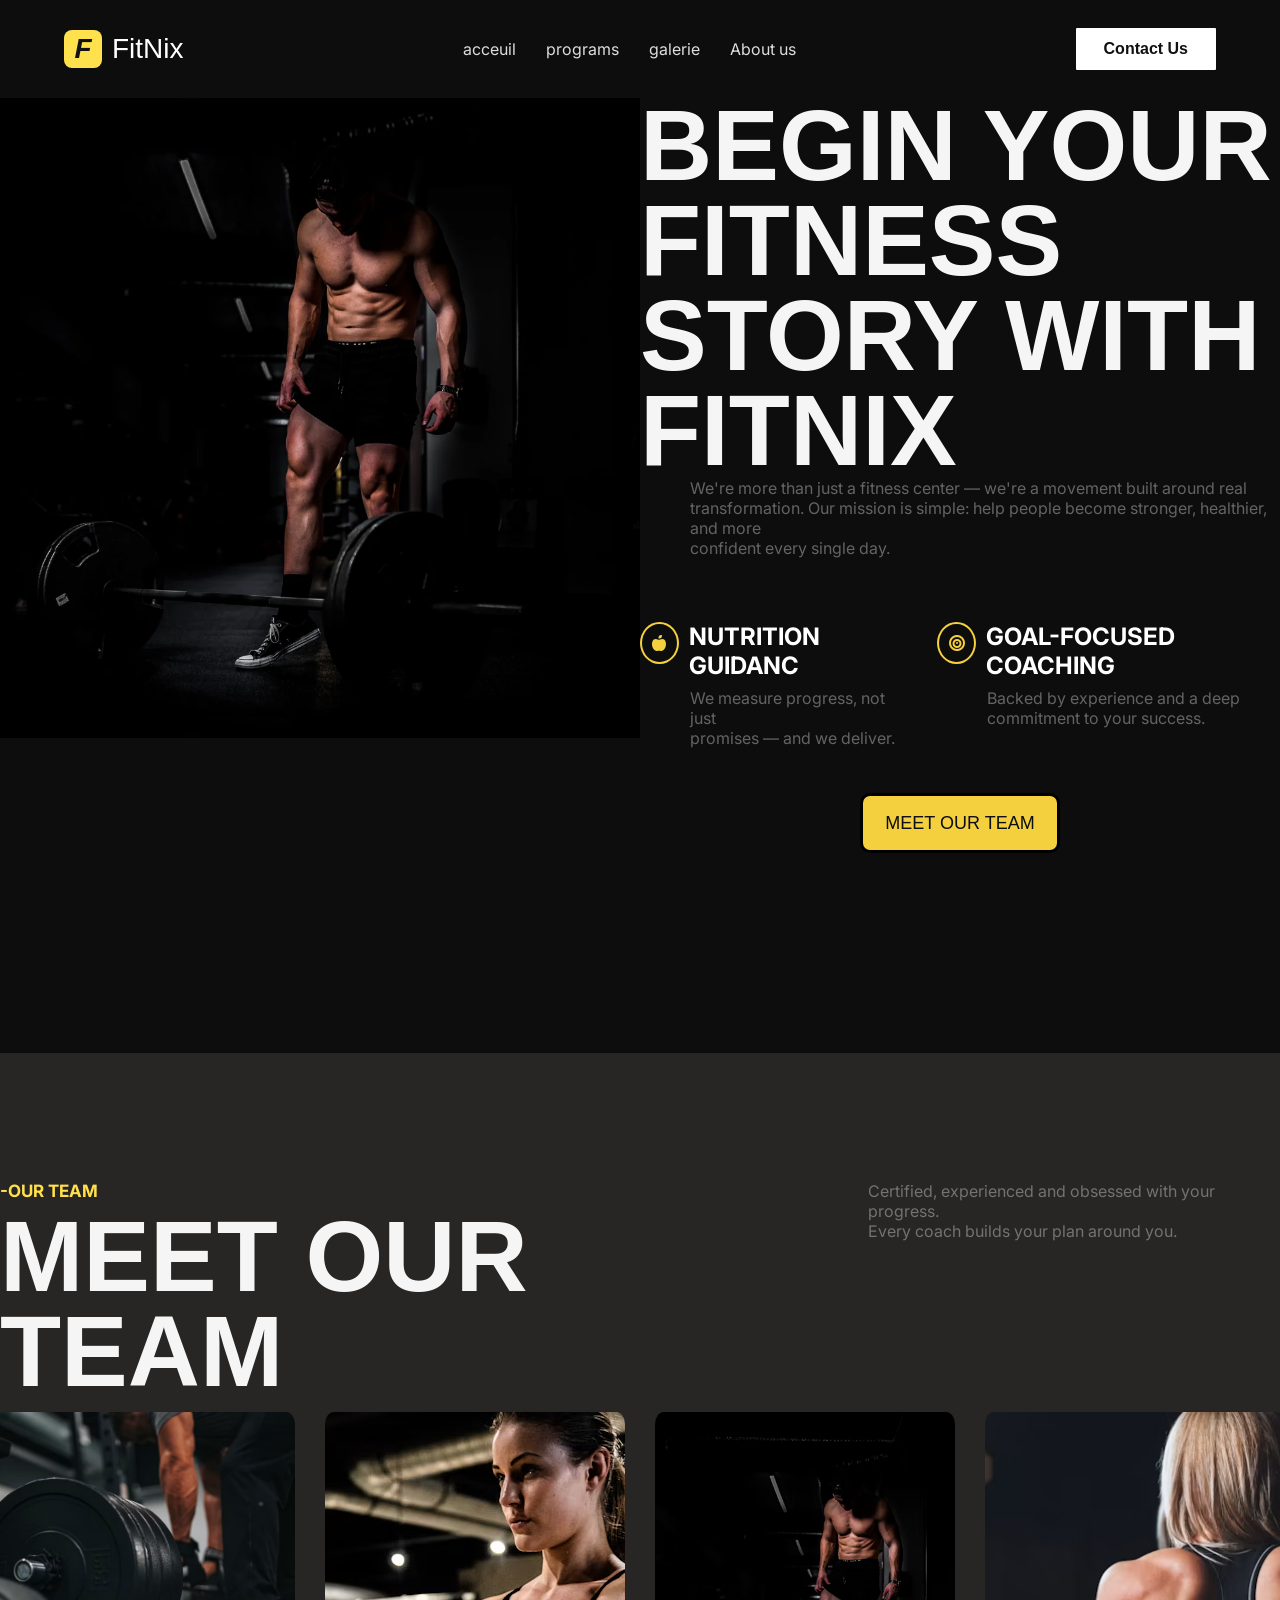
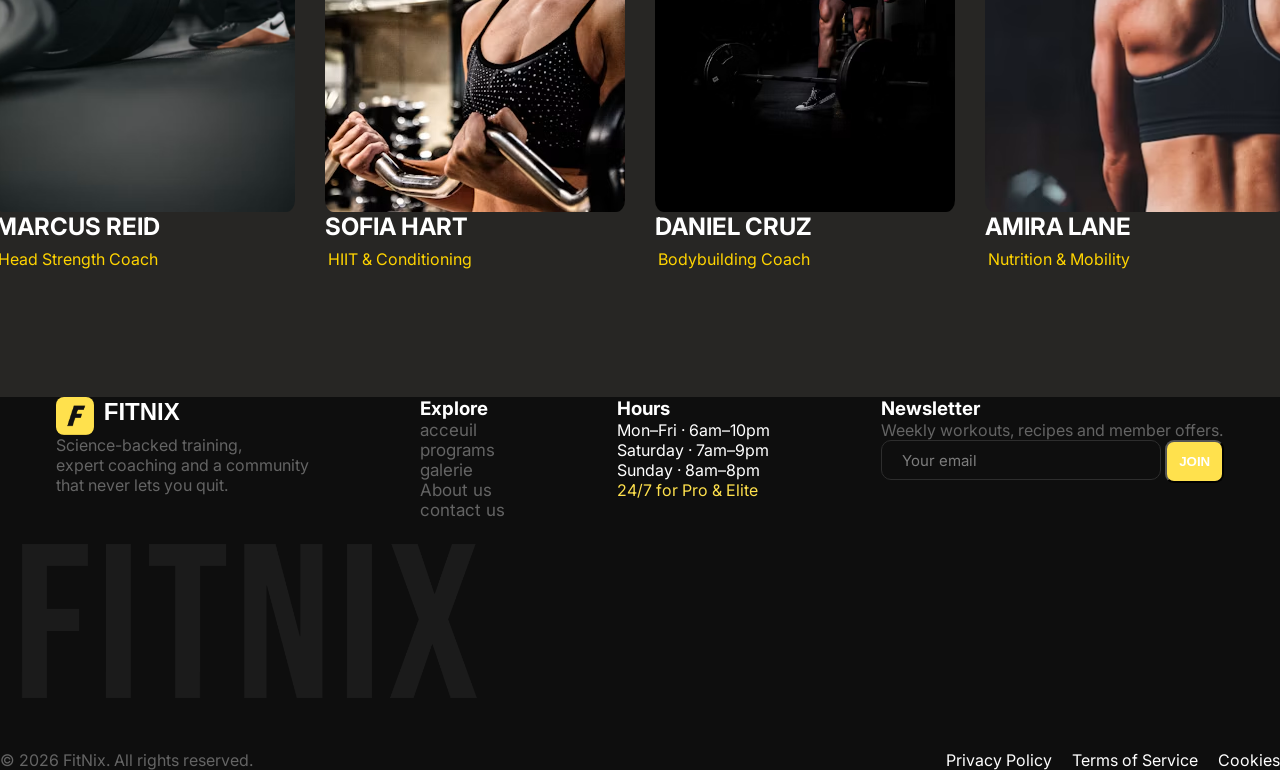
<file: About.html>
<html lang="fr">

<head>
  <meta charset="UTF-8">
  <meta name="viewport" content="width=device-width, initial-scale=1">
  <meta name="description" content="">
  <link rel="icon" href="images/logo.png">


  <title>About</title>
  <link href="https://fonts.googleapis.com/css2?family=Inter:wght@400;500;700&display=swap" rel="stylesheet">

  <!-- <link rel="stylesheet" href="stylesfooter.css"> -->

  <link rel="stylesheet" href="style.css">

  <link rel="stylesheet" href="https://cdnjs.cloudflare.com/ajax/libs/font-awesome/6.5.0/css/all.min.css">




</head>

<body>




  <header class="header-navbar">
    <a href="about.html" class="logo">
      <span class="logoicone">F</span>FitNix</a>

    <ul class="header-nav-links">
      <li><a href="index.html">acceuil</a></li>
      <li><a href="program.html">programs</a></li>
      <li><a href="galerie.html">galerie</a></li>
      <li><a href="About.html">About us</a></li>
      <!-- <li><a href="Contact.html">Contact us</a></li> -->
    </ul>

    <a href="contact.html" class="btn">Contact Us</a>
  </header>



  <main>

    <div class="layout">

      <img class="aboutus-pic" src="Images/hydro-whey_f412d830-20e2-41c3-b17f-fd86fc9a131b.webp">

      <section class="text">

        <p class="saying">BEGIN YOUR FITNESS<br>
          STORY WITH FITNIX</p>
        <p class="description">We're more than just a fitness center — we're a movement built around real<br>
          transformation. Our mission is simple: help people become stronger, healthier, and more<br>

          confident every single day.</p>
        <div class="aboutuscartes">
          <div>


            <article>
              <div id="left">
                <i class="fa-solid fa-apple-whole"></i>
                <h2>Nutrition Guidanc</h2>
              </div>
              <p class="description">
                We measure progress, not just<br>
                promises — and we deliver.
              </p>
            </article>
            <article>
              <div id="right">
                <i class="fa-solid fa-bullseye"></i>
                <h2>Goal-Focused Coaching</h2>
              </div>

              <p class="description">Backed by experience and a deep<br>
                commitment to your success.</p>

            </article>

          </div>

          <a href="#teamid"><button class="scrollbtn ">MEET OUR TEAM</button></a>

        </div>

      </section>
    </div>








    <div style="background-color: #272624;" id="teamid">
      <section class="text2">
        <div>
          <h2>-Our Team</h2>
          <p class="saying">MEET OUR TEAM</p>
        </div>
        <p class="description">Certified, experienced and obsessed with your progress. <br> Every coach builds your plan
          around
          you.</p>
      </section>

      <section class="team ">
        <div class="coach">
          <img src="Images/photo-1605490855119-94921710a47f (1).avif" alt="Coach 1">
          <h2>Marcus Reid</h2>
          <p>Head Strength Coach</p>
        </div>

        <div class="coach">
          <img src="Images/photo-1574680088814-c9e8a10d8a4d.avif" alt="Coach 2">
          <h2>Sofia Hart</h2>
          <p>HIIT & Conditioning</p>
        </div>

        <div class="coach">
          <img src="Images/4fe0f09976c67680a4b84b65b23d69ba6c97dc8a.jpg" alt="Coach 3">
          <h2>Daniel Cruz </h2>
          <p>Bodybuilding Coach</p>
        </div>

        <div class="coach">
          <img src="Images/photo-1434682881908-b43d0467b798.avif">
          <h2>Amira Lane </h2>
          <p>Nutrition & Mobility</p>

      </section>

    </div>
  </main>


  <footer>

    <div class="upperfoot">
      <section>

        <div class="logo">
          <img src="Images/logo.png" alt="logo picture " class="logoicone">
          <h2>FitNix</h2>
        </div>

        <p>Science-backed training, <br>expert coaching and a community <br>that never lets you quit.</p>

      </section>
      <section>
        <h3>Explore</h3>
        <ul class="nav-links">
          <li><a href="index.html">acceuil</a></li>
          <li><a href="program.html">programs</a></li>
          <li><a href="galerie.html">galerie</a></li>
          <li><a href="About.html">About us</a></li>
          <li><a href="contact.html">contact us</a></li>
        </ul>
      </section>
      <section>
        <h3>Hours</h3>
        <ul>
          <li>Mon–Fri · 6am–10pm</li>
          <li>Saturday · 7am–9pm</li>
          <li>Sunday · 8am–8pm</li>
          <li style="color: #FFE14D;">24/7 for Pro & Elite</li>
        </ul>
      </section>
      <section>
        <h3>Newsletter</h3>
        <p>Weekly workouts, recipes and member
          offers.</p>
        <input type="email" placeholder="Your email">
        <button class="lowerbtn">
          <b>JOIN</b>
        </button>
      </section>
    </div>

    <img src="Images/fitnix.png" alt="background-footer " class="background-footer">

    <section class="foot">
      <p>© 2026 FitNix. All rights reserved.</p>
      <ul>
        <li>Privacy Policy</li>
        <li>Terms of Service</li>
        <li>Cookies</li>
      </ul>
    </section>
  </footer>
</body>

</html>
</file>
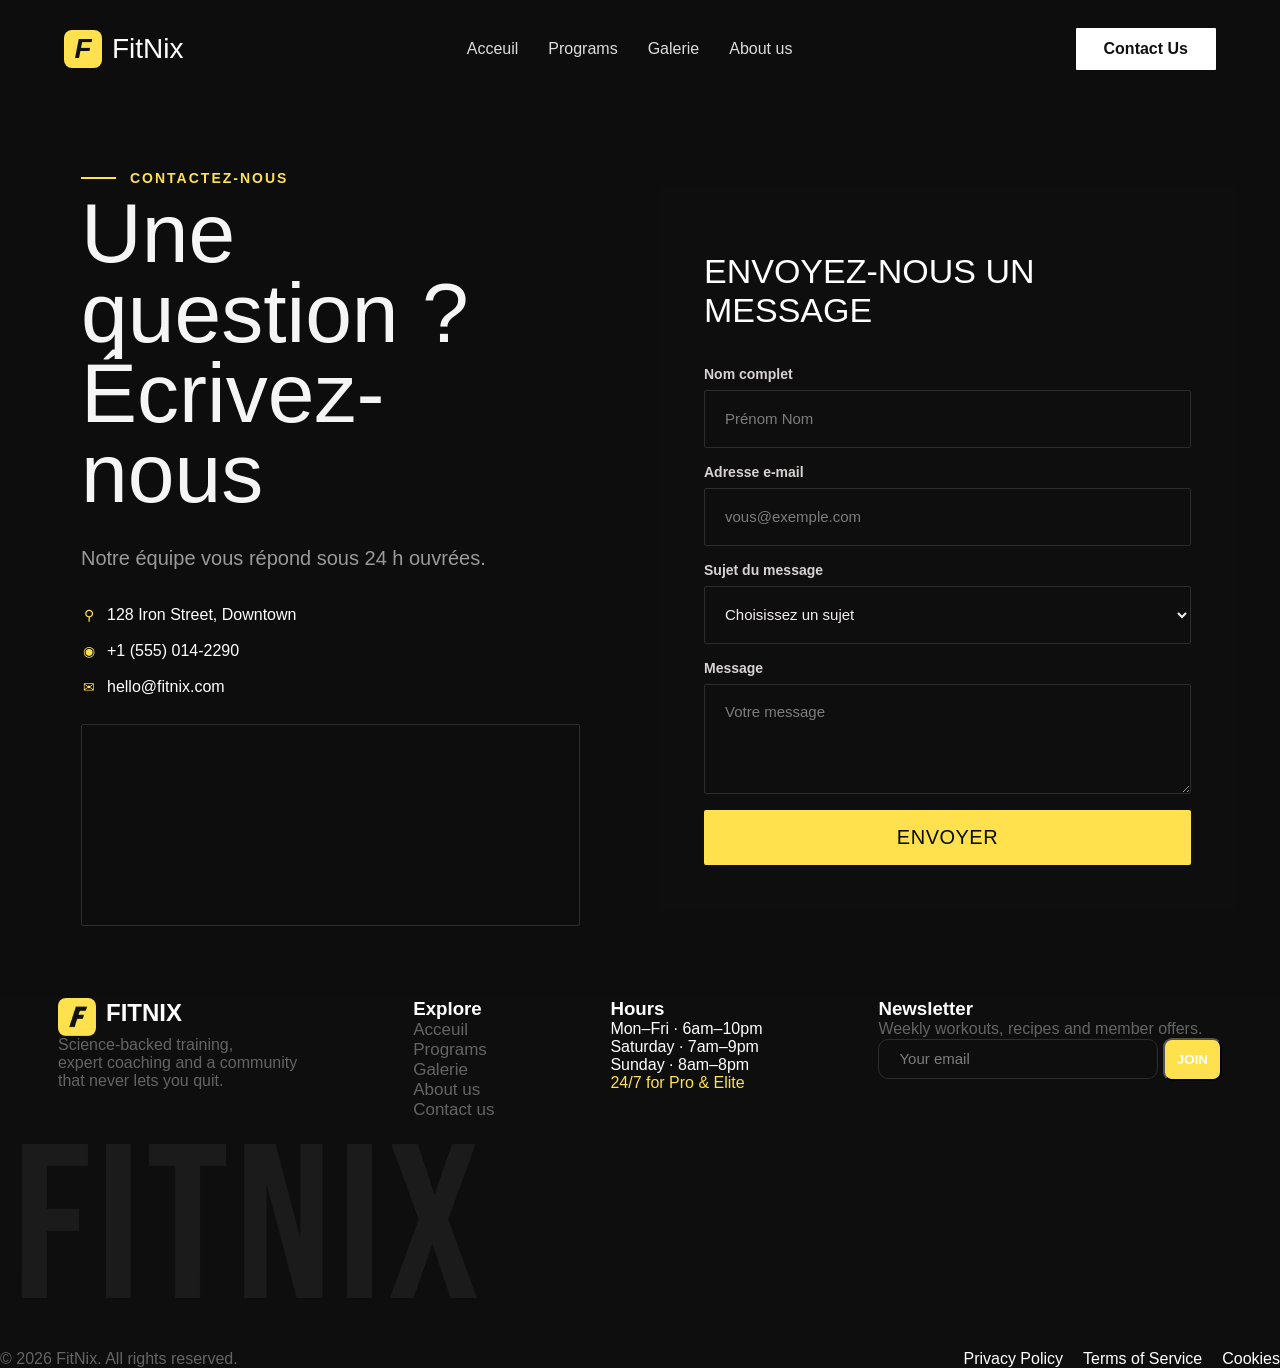
<file: contact.html>
<!DOCTYPE html>
<html lang="fr">

<head>
    <meta charset="UTF-8">
    <meta name="viewport" content="width=device-width, initial-scale=1.0">
    <meta name="description" content="Contactez l'équipe FITNIX">
    <title>Contact – FITNIX</title>
    <link rel="stylesheet" href="style.css">
    <link rel="icon" href="images/logo.png">



</head>

<body>

    <header class="header-navbar">

        <a href="about.html" class="logo">
            <span class="logoicone">F</span>FitNix
        </a>

        <ul class="header-nav-links">
            <li><a href="index.html">Acceuil</a></li>
            <li><a href="program.html">Programs</a></li>
            <li><a href="palerie.html">Galerie</a></li>
            <li><a href="About.html">About us</a></li>
            <!-- <li><a href="Contact.html">Contact us</a></li> -->
        </ul>

        <a href="contact.html" class="btn">Contact Us</a>

    </header>


    <main class="contact" id="contact">
        <div class="contact-grid">

            <div class="information">
                <p class="me">Contactez-nous</p>
                <h1>Une question ?<br>Écrivez-nous</h1>
                <p class="us">Notre équipe vous répond sous 24 h ouvrées.</p>

                <ul class="you">
                    <li><span class="ico">⚲</span> 128 Iron Street, Downtown</li>
                    <li><span class="ico">◉</span> +1 (555) 014-2290</li>
                    <li><span class="ico">✉</span> hello@fitnix.com</li>
                </ul>


                <div class="map">
                    <iframe title="Localisation de FITNIX" loading="lazy"
                        src="https://maps.google.com/maps?q=32.2645962,-9.2372633&z=16&output=embed"></iframe>
                </div>
            </div>

            <section class="boite">
                <h2 class="titre-box">Envoyez-nous un message</h2>

                <form action="#" method="post">
                    <label>Nom complet
                        <input type="text" name="nom" placeholder="Prénom Nom" required minlength="2">
                    </label>

                    <label>Adresse e-mail
                        <input type="email" name="email" placeholder="vous@exemple.com" required>
                    </label>

                    <label>Sujet du message
                        <select name="sujet" required>
                            <option value="" disabled selected>Choisissez un sujet</option>
                            <option>Essai gratuit</option>
                            <option>Abonnements et tarifs</option>
                            <option>Coaching</option>
                            <option>Autre</option>
                        </select>
                    </label>

                    <label>Message
                        <textarea name="message" placeholder="Votre message" required minlength="10"></textarea>
                    </label>

                    <button class="souris" ,type="submit">Envoyer</button>
                </form>
            </section>

        </div>
    </main>

    <footer>

        <div class="upperfoot">
            <section>

                <div class="logo">
                    <img src="Images/logo.png" alt="logo picture " class="logoicone">
                    <h2>FitNix</h2>
                </div>

                <p>Science-backed training, <br>expert coaching and a community <br>that never lets you quit.</p>

            </section>
            <section>
                <h3>Explore</h3>
                <ul class="nav-links">
                    <li><a href="index.html">Acceuil</a></li>
                    <li><a href="program.html">Programs</a></li>
                    <li><a href="galerie.html">Galerie</a></li>
                    <li><a href="About.html">About us</a></li>
                    <li><a href="contact.html">Contact us</a></li>
                </ul>
            </section>
            <section>
                <h3>Hours</h3>
                <ul>
                    <li>Mon–Fri · 6am–10pm</li>
                    <li>Saturday · 7am–9pm</li>
                    <li>Sunday · 8am–8pm</li>
                    <li style="color: #FFE14D;">24/7 for Pro & Elite</li>
                </ul>
            </section>
            <section>
                <h3>Newsletter</h3>
                <p>Weekly workouts, recipes and member
                    offers.</p>
                <input type="email" placeholder="Your email">
                <button class="lowerbtn">
                    <b>JOIN</b>
                </button>
            </section>
        </div>

        <img src="Images/fitnix.png" alt="background-footer " class="background-footer">

        <section class="foot">
            <p>© 2026 FitNix. All rights reserved.</p>
            <ul>
                <li>Privacy Policy</li>
                <li>Terms of Service</li>
                <li>Cookies</li>
            </ul>
        </section>
    </footer>


</body>

</html>
</file>
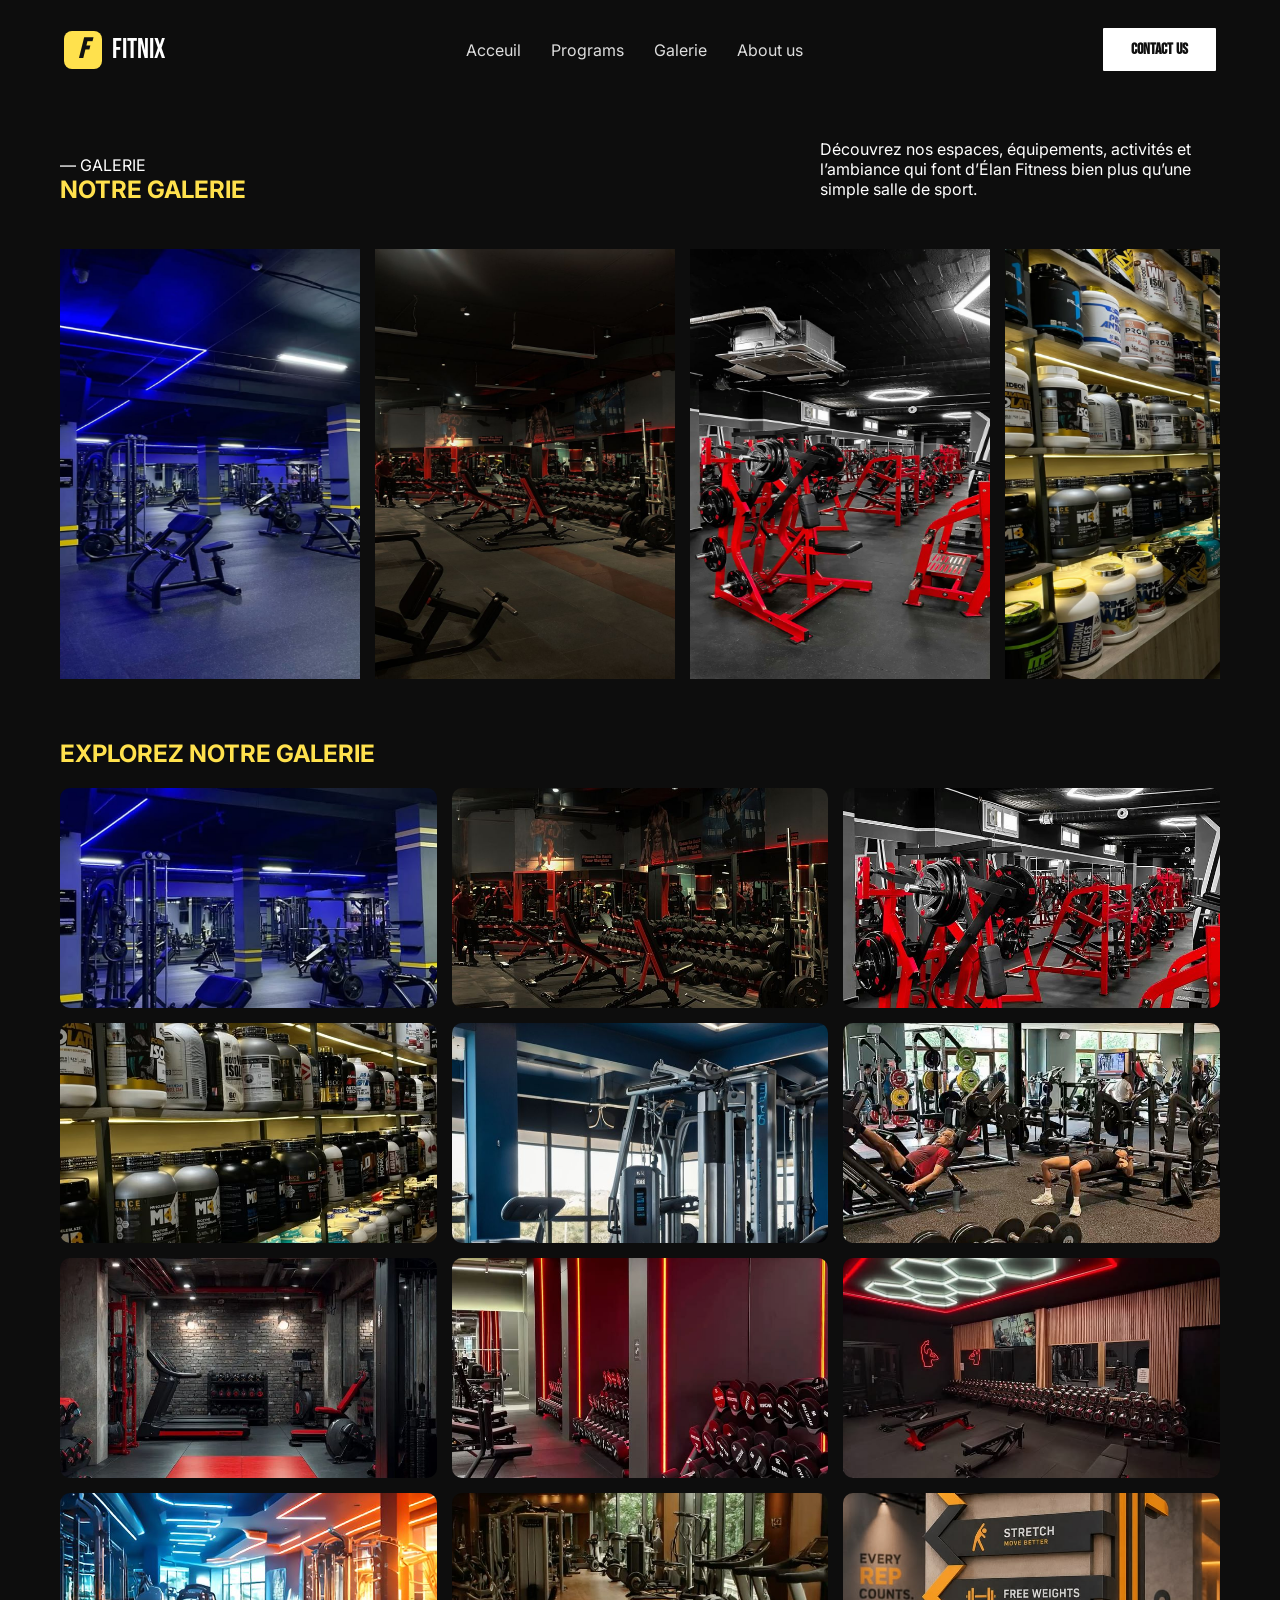
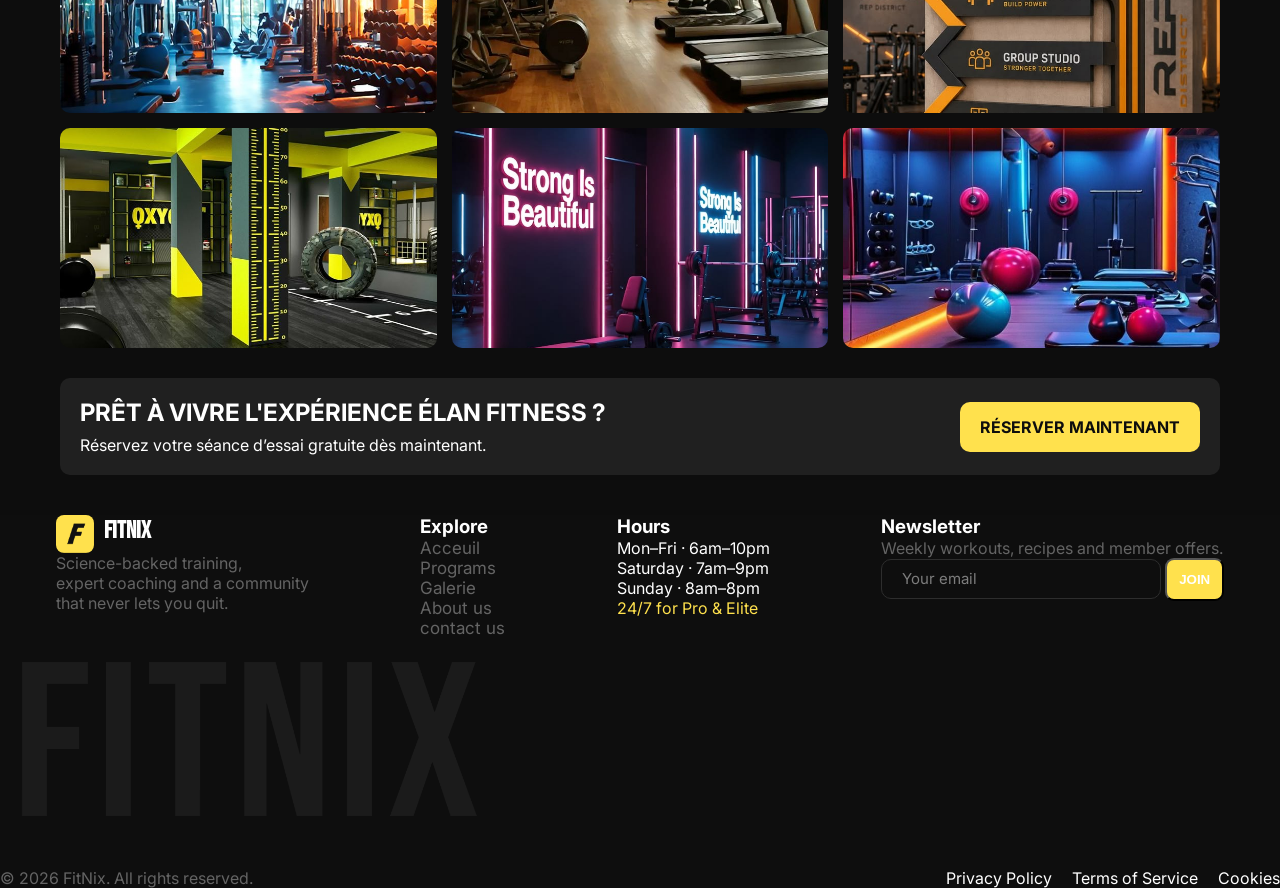
<file: galerie.html>
<!DOCTYPE html>
<html lang="fr">

<head>
    <meta charset="UTF-8">
    <meta name="viewport" content="width=device-width, initial-scale=1.0">
    <title>Galerie</title>
    <link rel="icon" href="images/logo.png">


    <link href="https://fonts.googleapis.com/css2?family=Inter:wght@400;500;700&display=swap" rel="stylesheet">
    <link href="https://fonts.googleapis.com/css2?family=Bebas+Neue&family=Inter:wght@400;500;700&display=swap"
        rel="stylesheet">

    <link rel="stylesheet" href="style.css">



</head>

<body>
    <header class="header-navbar">

        <a href="about.html" class="logo">
            <span class="logoicone">F</span>FitNix
        </a>

        <ul class="header-nav-links">
            <li><a href="index.html">Acceuil</a></li>
            <li><a href="program.html">Programs</a></li>
            <li><a href="galerie.html">Galerie</a></li>
            <li><a href="About.html">About us</a></li>
            <!-- <li><a href="Contact.html">Contact us</a></li> -->
        </ul>

        <a href="contact.html" class="btn">Contact Us</a>

    </header>
    <main class="bag-galerie">


        <section id="section-gal">
            <div class="txt">
                <div>
                    <p>— GALERIE</p>
                    <h1>NOTRE GALERIE</h1>
                </div>

                <div class="textleft">
                    <p>
                        Découvrez nos espaces, équipements, activités
                        et l’ambiance qui font d’Élan Fitness bien
                        plus qu’une simple salle de sport.
                    </p>
                </div>
            </div>

            <div class="carousel">


                <div class="photos">
                    <img src="Images/salle1.jpg" alt="Salle de musculation bleue">
                    <img src="Images/salle2.jpg" alt="Espace de musculation">
                    <img src="Images/salle3.jpg" alt="Compléments alimentaires sportifs">
                    <img src="Images/salle4.jpg" alt="Machines de musculation rouges">
                    <img src="Images/salle5.jpg" alt="Produits de nutrition sportive">
                    <img src="Images/salle6.jpg" alt="Salle de musculation bleue">
                    <img src="Images/salle7.jpg" alt="Espace de musculation">
                    <img src="Images/salle8.jpg" alt="Compléments alimentaires sportifs">
                    <img src="Images/salle9.jpg" alt="Machines de musculation rouges">
                    <img src="Images/salle10.jpg" alt="Produits de nutrition sportive">
                    <img src="Images/salle11.jpg" alt="Salle de musculation bleue">
                    <img src="Images/salle12.jpg" alt="Espace de musculation">
                    <img src="Images/salle13.jpg" alt="Compléments alimentaires sportifs">
                    <img src="Images/salle14.jpg" alt="Machines de musculation rouges">
                    <img src="Images/salle15.jpg" alt="Produits de nutrition sportive">
                </div>

                <div aria-label class="photos">
                    <img src="Images/salle1.jpg" alt="Salle de musculation bleue">
                    <img src="Images/salle2.jpg" alt="Espace de musculation">
                    <img src="Images/salle3.jpg" alt="Compléments alimentaires sportifs">
                    <img src="Images/salle4.jpg" alt="Machines de musculation rouges">
                    <img src="Images/salle5.jpg" alt="Produits de nutrition sportive">
                    <img src="Images/salle6.jpg" alt="Salle de musculation bleue">
                    <img src="Images/salle7.jpg" alt="Espace de musculation">
                    <img src="Images/salle8.jpg" alt="Compléments alimentaires sportifs">
                    <img src="Images/salle9.jpg" alt="Machines de musculation rouges">
                    <img src="Images/salle10.jpg" alt="Produits de nutrition sportive">
                    <img src="Images/salle11.jpg" alt="Salle de musculation bleue">
                    <img src="Images/salle12.jpg" alt="Espace de musculation">
                    <img src="Images/salle13.jpg" alt="Compléments alimentaires sportifs">
                    <img src="Images/salle14.jpg" alt="Machines de musculation rouges">
                    <img src="Images/salle15.jpg" alt="Produits de nutrition sportive">
                </div>

            </div>
            <div class="gallery">
                <h2>Explorez notre galerie</h2>

                <div class="gallery-photos">
                    <img src="Images/salle1.jpg" alt="Salle de musculation">
                    <img src="Images/salle2.jpg" alt="Espace de musculation">
                    <img src="Images/salle3.jpg" alt="Équipements sportifs">
                    <img src="Images/salle4.jpg" alt="Machines de musculation">
                    <img src="Images/salle5.jpg" alt="Nutrition sportive">
                    <img src="Images/salle6.jpg" alt="Salle de sport">
                    <img src="Images/salle7.jpg" alt="Espace de musculation">
                    <img src="Images/salle8.jpg" alt="Équipements sportifs">
                    <img src="Images/salle9.jpg" alt="Machines de musculation">
                    <img src="Images/salle10.jpg" alt="Nutrition sportive">
                    <img src="Images/salle11.jpg" alt="Salle de sport">
                    <img src="Images/salle12.jpg" alt="Espace de musculation">
                    <img src="Images/salle13.jpg" alt="Équipements sportifs">
                    <img src="Images/salle14.jpg" alt="Machines de musculation">
                    <img src="Images/salle15.jpg" alt="Nutrition sportive">
                </div>
            </div>
            <div class="galerie-low">
                <div class="text-low">
                    <h2>Prêt à vivre l'expérience Élan Fitness ?</h2>
                    <p>Réservez votre séance d’essai gratuite dès maintenant.</p>
                </div>

                <a href="contact.html" class="btn-gal">RÉSERVER MAINTENANT</a>
            </div>


        </section>
    </main>
    <footer>

        <div class="upperfoot">
            <section>

                <div class="logo">
                    <img src="Images/logo.png" alt="logo picture " class="logoicone">
                    <h2>FitNix</h2>
                </div>

                <p>Science-backed training, <br>expert coaching and a community <br>that never lets you quit.</p>

            </section>
            <section>
                <h3>Explore</h3>
                <ul class="nav-links">
                    <li><a href="index.html">Acceuil</a></li>
                    <li><a href="program.html">Programs</a></li>
                    <li><a href="galerie.html">Galerie</a></li>
                    <li><a href="About.html">About us</a></li>
                    <li><a href="contact.html">contact us</a></li>

                </ul>
            </section>
            <section>
                <h3>Hours</h3>
                <ul>
                    <li>Mon–Fri · 6am–10pm</li>
                    <li>Saturday · 7am–9pm</li>
                    <li>Sunday · 8am–8pm</li>
                    <li style="color: #FFE14D;">24/7 for Pro & Elite</li>
                </ul>
            </section>
            <section>
                <h3>Newsletter</h3>
                <p>Weekly workouts, recipes and member
                    offers.</p>
                <input type="email" placeholder="Your email">
                <button class="lowerbtn">
                    <b>JOIN</b>
                </button>
            </section>
        </div>

        <img src="Images/fitnix.png" alt="background-footer " class="background-footer">

        <section class="foot">
            <p>© 2026 FitNix. All rights reserved.</p>
            <ul>
                <li>Privacy Policy</li>
                <li>Terms of Service</li>
                <li>Cookies</li>
            </ul>
        </section>
    </footer>
</body>

</html>
</file>
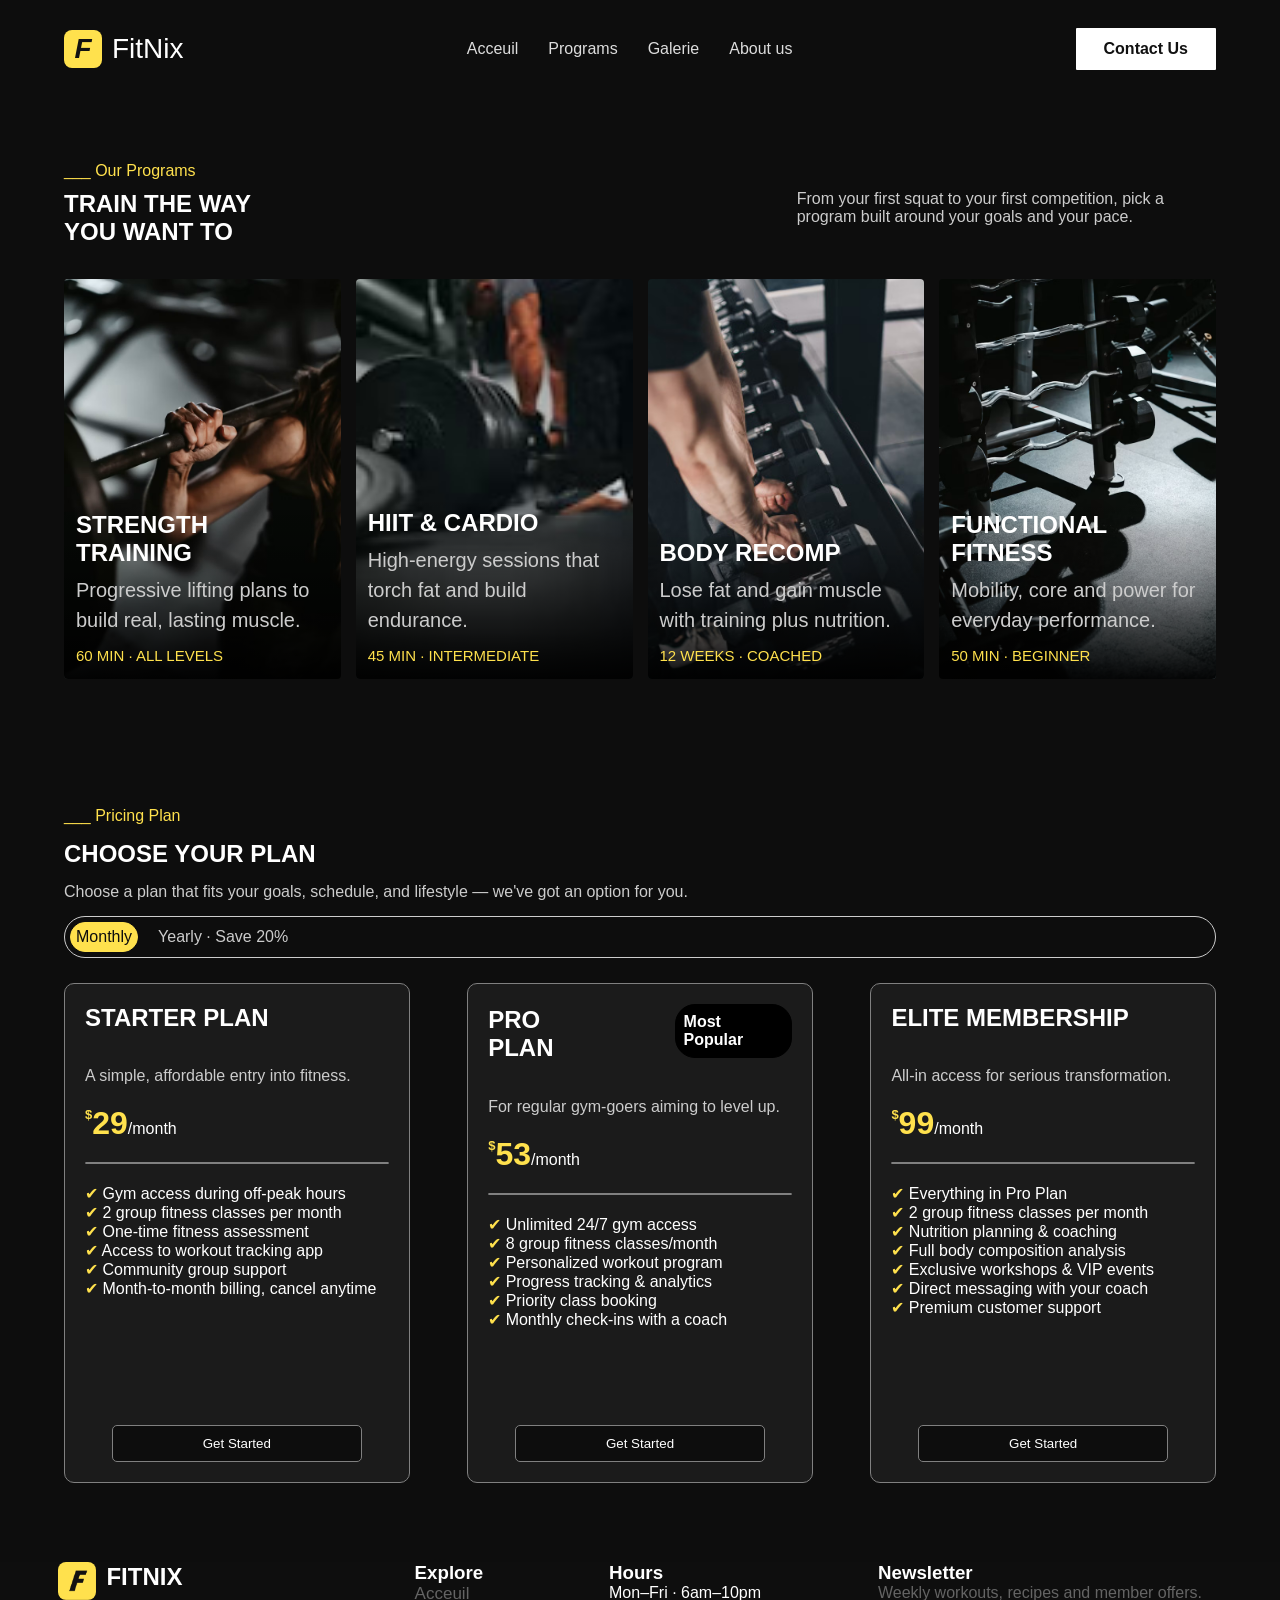
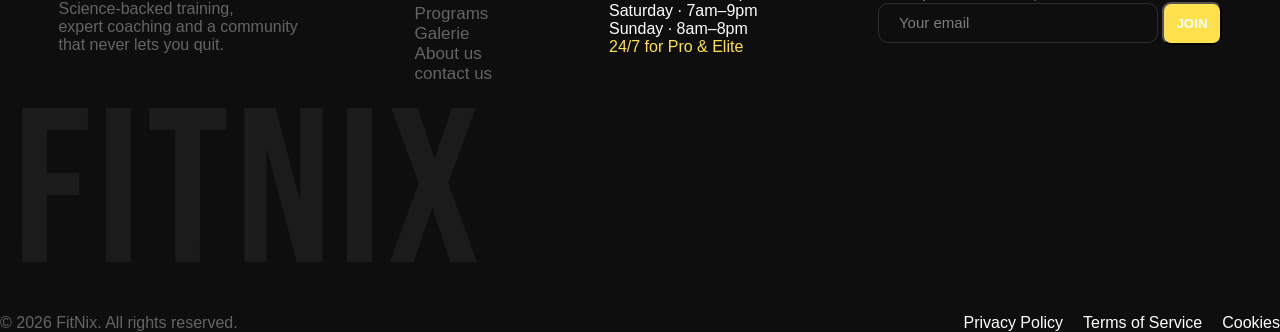
<file: program.html>
<!DOCTYPE html>
<html lang="en">

<head>
    <meta charset="UTF-8">
    <meta name="viewport" content="width=device-width, initial-scale=1.0">

    <!-- <meta name="description" content=""> -->
    <link rel="icon" href="images/logo.png">
    <title>program</title>
    <link rel="stylesheet" href="style.css">


</head>

<body>

    <header class="header-navbar">

        <a href="about.html" class="logo">
            <span class="logoicone">F</span>FitNix
        </a>

        <ul class="header-nav-links">
            <li><a href="index.html">Acceuil</a></li>
            <li><a href="program.html">Programs</a></li>
            <li><a href="galerie.html">Galerie</a></li>
            <li><a href="About.html">About us</a></li>
            <!-- <li><a href="Contact.html">Contact us</a></li> -->
        </ul>

        <a href="contact.html" class="btn">Contact Us</a>

    </header>

    <main>
        <section class="program">
            <p id="titre">___ Our Programs</p>
            <div class="tete">
                <h2>Train The Way You Want To</h2>
                <p class="discription">From your first squat to your first competition, pick a program built around your
                    goals and your pace.</p>
            </div>
            <div class="cartee">
                <div class="img img-programmes" id="_1">
                    <img src="Images/01.avif" alt="Strength Training">
                    <div class="info">
                        <h3>Strength Training</h3>
                        <p>Progressive lifting plans to build real, lasting muscle.</p>
                        <p class="time-level">60 MIN · ALL LEVELS</p>
                    </div>
                </div>

                <div class="img img-programmes" id="_2">
                    <img src="Images/46868a91fe679990537f895aeedff2ea6fbc9a95.jpg" alt="HIIT & Cardio">
                    <div class="info">
                        <h3>HIIT & Cardio</h3>
                        <p>High-energy sessions that torch fat and build endurance.</p>
                        <p class="time-level">45 MIN · INTERMEDIATE</p>
                    </div>
                </div>

                <div class="img img-programmes" id="_3">
                    <img src="Images/3d51916d8780c131f1fdbfa584b5b368a19b0977.jpg" alt="Body Recomp">
                    <div class="info">
                        <h3>Body Recomp</h3>
                        <p>Lose fat and gain muscle with training plus nutrition.</p>
                        <p class="time-level">12 WEEKS · COACHED</p>
                    </div>
                </div>

                <div class="img img-programmes" id="_4">
                    <img src="Images/04.avif" alt="Functional Fitness">
                    <div class="info">
                        <h3>Functional Fitness</h3>
                        <p>Mobility, core and power for everyday performance.</p>
                        <p class="time-level">50 MIN · BEGINNER</p>
                    </div>
                </div>
            </div>
        </section>

        <section class="tarif">
            <p id="titre">___ Pricing Plan</p>
            <div>
                <h2>Choose Your Plan</h2>
            </div>
            <div>
                <p class="discription">Choose a plan that fits your goals, schedule, and lifestyle — we've got an option
                    for you.</p>
            </div>
            <div class="durer">
                <div>
                    <p class="Monthly"> Monthly</p>
                </div>
                <p>Yearly · Save 20%</p>
            </div>
            <div class="plans">
                <div class="starter">
                    <h2>Starter Plan</h2>
                    <p>A simple, affordable entry into fitness.</p>
                    <p><span id="dolar">$</span><span id="prix">29</span><span>/month</span></p>
                    <hr>
                    <ul>
                        <li><span>&#10004</span> Gym access during off-peak hours</li>
                        <li><span>&#10004</span> 2 group fitness classes per month</li>
                        <li><span>&#10004</span> One-time fitness assessment</li>
                        <li><span>&#10004</span> Access to workout tracking app</li>
                        <li><span>&#10004</span> Community group support</li>
                        <li><span>&#10004</span> Month-to-month billing, cancel anytime</li>
                    </ul>

                    <button type="button" class="start"> Get Started </button>
                </div>
                <div class="pro">
                    <div class="Titre">
                        <h2>Pro Plan</h2>
                        <div class="Popular"> Most Popular</div>
                    </div>
                    <p>For regular gym-goers aiming to level up.</p>
                    <p><span id="dolar">$</span><span id="prix">53</span><span>/month</span></p>
                    <hr>
                    <ul>
                        <li><span>&#10004</span> Unlimited 24/7 gym access</li>
                        <li><span>&#10004</span> 8 group fitness classes/month</li>
                        <li><span>&#10004</span> Personalized workout program</li>
                        <li><span>&#10004</span> Progress tracking & analytics</li>
                        <li><span>&#10004</span> Priority class booking</li>
                        <li><span>&#10004</span> Monthly check-ins with a coach</li>
                    </ul>
                    <button class="start"> Get Started </button>
                </div>
                <div class="Elite ">
                    <h2>Elite Membership</h2>
                    <p>All-in access for serious transformation.</p>
                    <p><span id="dolar">$</span><span id="prix">99</span><span>/month</span></p>
                    <hr>
                    <ul>
                        <li><span>&#10004</span> Everything in Pro Plan</li>
                        <li><span>&#10004</span> 2 group fitness classes per month</li>
                        <li><span>&#10004</span> Nutrition planning & coaching</li>
                        <li><span>&#10004</span> Full body composition analysis</li>
                        <li><span>&#10004</span> Exclusive workshops & VIP events</li>
                        <li><span>&#10004</span> Direct messaging with your coach</li>
                        <li><span>&#10004</span> Premium customer support</li>
                    </ul>
                    <button class="start"> Get Started </button>
                </div>
            </div>





        </section>
    </main>

    <footer>

        <div class="upperfoot">
            <section>

                <div class="logo">
                    <img src="Images/logo.png" alt="logo picture " class="logoicone">
                    <h2>FitNix</h2>
                </div>

                <p>Science-backed training, <br>expert coaching and a community <br>that never lets you quit.</p>

            </section>
            <section>
                <h3>Explore</h3>
                <ul class="nav-links">
                    <li><a href="index.html">Acceuil</a></li>
                    <li><a href="program.html">Programs</a></li>
                    <li><a href="galerie.html">Galerie</a></li>
                    <li><a href="About.html">About us</a></li>
                    <li><a href="contact.html">contact us</a></li>

                </ul>
            </section>
            <section>
                <h3>Hours</h3>
                <ul>
                    <li>Mon–Fri · 6am–10pm</li>
                    <li>Saturday · 7am–9pm</li>
                    <li>Sunday · 8am–8pm</li>
                    <li style="color: #FFE14D;">24/7 for Pro & Elite</li>
                </ul>
            </section>
            <section>
                <h3>Newsletter</h3>
                <p>Weekly workouts, recipes and member
                    offers.</p>
                <input type="email" placeholder="Your email">
                <button class="lowerbtn">
                    <b>JOIN</b>
                </button>
            </section>
        </div>

        <img src="Images/fitnix.png" alt="background-footer " class="background-footer">

        <section class="foot">
            <p>© 2026 FitNix. All rights reserved.</p>
            <ul>
                <li>Privacy Policy</li>
                <li>Terms of Service</li>
                <li>Cookies</li>
            </ul>
        </section>
    </footer>
</body>

</html>
</file>
<file: style.css>
/* ================================================= */
/*              header style                          */
/* ================================================= */



* {
    margin: 0;
    padding: 0;
    box-sizing: border-box;
}

body {
    background: #0d0d0d;
    color: #fff;
    font-family: "Inter", sans-serif;
}

.header-navbar {
    display: flex;
    align-items: center;
    justify-content: space-between;
    padding: 28px 64px;
}

.logo {
    color: white;
    text-decoration: none;
    font-size: 24px;
    font-weight: bold;
}

.logoicone {
    color: #100f0f;
}

.header-nav-links {
    display: flex;
    gap: 30px;
    list-style: none;
}

.header-nav-links a {
    color: #ddd;
    text-decoration: none;
    font-size: 16px;
}

.header-nav-links a:hover {
    color: #ffe14d;
}

.btn {
    background: #ffe14d;
    color: #0d0d0d;
    padding: 12px 20px;
    border-radius: 6px;
    text-decoration: none;
}

/* Tablette */
@media (max-width: 1024px) {
    .header-navbar {
        padding: 24px;
    }

    .header-nav-links {
        gap: 15px;
    }

    .header-nav-links a {
        font-size: 14px;
    }
}

/* Téléphone */
@media (max-width: 767px) {
    .header-navbar {
        flex-direction: column;
        gap: 20px;
        padding: 20px;
    }

    .header-nav-links {
        flex-wrap: wrap;
        justify-content: center;
        gap: 29px;
    }

    .header-nav-links a {
        font-size: 165%;
    }

    .btn {
        width: 27%;
        text-align: center;
    }
}


/* ================================================= */
/*              index Style                          */
/* ================================================= */


.bodyAcc {
    /* background-color: black; */
    display: flex;
    flex-direction: column;
    min-height: 100vh;
    margin: 0;
    font-family: "Bebas Neue", sans-serif;
    /* color: white; */
    background-image: url(e1becd020e5273b9aedfb2f35d9d00b9e3780aa6.jpg);
    background-repeat: no-repeat;
    background-size: cover;
    background-position: center center;
    background-attachment: fixed;

}

* {
    box-sizing: border-box;
    padding: 0;
    margin: 0;
    color: white;
}




/* main is not same as .main */
main {
    display: flex;
    flex-direction: column;
    min-height: 100vh;

}

.main {

    display: flex;
    justify-content: space-between;
    gap: 20vh;
    max-width: 1300px;
    margin: auto;
}

#sidbor {
    padding-left: 5px;
    border-left: 1px solid white;
}

.experience {
    display: flex;
    flex-direction: column;
    justify-content: space-between;
    margin-top: 5%;

}

.experience h1 {
    color: gold;
}

.motivationSection>div {
    display: flex;
    margin-top: 50px;
}

#star {
    color: gold;
}

#motivation {
    width: 85%;
    text-transform: uppercase;
    color: white;
    height: auto;
    font-size: 100px;
}

#motivation>span {
    color: gold;
}

.beltSection {
    margin-top: 20px;
}

.joinSection {
    /* transform: translate(-10%, 60vh); */
    font-size: 18px;
    width: 100%;
    font-family: 'Franklin Gothic Medium', 'Arial Narrow', Arial, sans-serif;
}

.joinSection>button {
    margin: 10px 0 0 0;
    color: black;
    border: 0;
    background-color: gold;
    font-weight: 800;
    font-size: 15px;
    padding: 10px 30px;
}

#video {
    height: 100px;
}

.imagRounded>img {
    height: 40px;
    width: 40px;
    margin: -6px;
    border: 1px solid white;
    border-radius: 50%;
}

.imagRounded {
    margin: 4% 5% 0;
    padding-left: 10px;
    border-left: 1px solid white;
}

.imagRounded>p {
    padding: 10px 0;
}

.imagRounded>p>span {
    color: gold;
}

.beltSection {
    font-size: 20px;
    /* width: 100%; */
    overflow: hidden;
    white-space: nowrap;
    width: 100%;
    height: 30px;
    background-color: gold;
    font-family: 'Franklin Gothic Medium', 'Arial Narrow', Arial, sans-serif;
}

.beltSection>p {
    animation-name: beltMov;
    color: white;
    animation-duration: 22s;
    animation-iteration-count: infinite;
    animation-direction: normal;
    animation-timing-function: linear;
    word-spacing: 20px;
}

@keyframes beltMov {
    from {
        transform: translateX(100%);
    }

    to {
        transform: translateX(-90%);
    }
}

@keyframes beltMov {
    from {
        transform: translateX(100%);
    }

    to {
        transform: translateX(-90%);
    }
}

@media screen and (max-width: 890px) {
    body {
        width: 100vh;
        min-height: 200vh;
    }

    .main {
        /* padding-block: 55px; */
        display: flex;
        flex-direction: column;
        width: 100%;
        gap: 0;
    }

    .main>div {
        display: flex;
        flex-direction: column;
        align-items: center;
        gap: 20px;
    }

    .motivationSection>div {
        width: 100%;
        display: flex;
        justify-content: space-around;
    }

    .joinSection {
        display: flex;
        justify-content: space-around;
    }

    .joinSection>p {
        width: 60%;
    }

    .beltSection {
        margin-block: 20px;
    }

}

/* ================================================= */
/*              galerie style                          */
/* ================================================= */
* {
    margin: 0;
    padding: 0;
    box-sizing: border-box;
}

.bag-galerie {
    background-color: #0d0d0d;
    font-family: "Inter", sans-serif;

}

#section-gal {
    width: 100%;
    max-width: 1200px;
    margin: 40px auto;
    padding: 0 20px;
}

.txt {
    display: flex;
    justify-content: space-between;
    align-items: center;
    margin-bottom: 30px;
}

.textleft {
    justify-content: flex-end;
    margin-bottom: 20px;
}

.textleft p {
    width: 400px;
    color: white;
}

h1 {
    color: #ffe14d;
}

.photos {
    display: flex;
    gap: 15px;
    height: 450px;
    animation: spin 30s infinite linear;
}

.photos img {
    height: 430px;
    width: 300px;
    transition: 0.3s;

}

.photos img:hover {
    transform: scale(1.05);

}

.carousel {
    display: flex;
    overflow-x: scroll;
    gap: 10px;

}

.carousel::-webkit-scrollbar {
    display: none;
}

.carousel:hover .photos {
    animation-play-state: paused;

}

@keyframes spin {
    from {
        translate: 0;
    }

    to {
        translate: -100%;
    }
}

.gallery {
    margin-top: 40px;
}

.gallery h2 {
    color: #FFE14D;
    margin-bottom: 20px;
}

.gallery-photos {
    display: grid;
    grid-template-columns: repeat(3, 1fr);
    gap: 15px;
}

.gallery-photos img {
    width: 100%;
    height: 220px;
    object-fit: cover;
    border-radius: 10px;
    transition: 0.3s;
}

.gallery-photos img:hover {
    transform: scale(1.03);
}


.galerie-low {
    color: #ddd;
    display: flex;
    justify-content: space-between;
    align-items: center;
    background-color: #202020;
    padding: 20px;
    margin-top: 30px;
    border-radius: 10px;

}

.galerie-low a {
    text-decoration: none;
    display: flex;
    align-items: center;

    display: flex;
    background-color: #FFE14D;
    font-weight: bold;
    color: #0d0d0d;
    height: 50px;
    padding: 20px;
    border-radius: 10px
}

.galerie-low a {
    transition: 0.3s
}

.galerie-low a:hover {
    transform: scale(1.05);
}

@media (max-width:720px) {
    .gallery {
        color: #FFE14D;
        margin-bottom: 20px;
    }

    .gallery-photos {
        display: grid;
        grid-template-columns: repeat(2, 1fr)
    }

    .galerie-low a {
        text-decoration: none;
        display: flex;
        align-items: center;

        display: flex;
        background-color: #FFE14D;
        font-weight: bold;
        color: #0d0d0d;
        height: 50px;
        padding: 20px;
        border-radius: 10px;

        width: 100px;
        font-size: 10px;
    }
}

/* 


 write style ici <<<<<<<<<<<<<<<<<<<<<<<<<<<<<<<<<<<<<<<<<<<<<<<<<<<<<<<<<<<<<<<




*/





/* ================================================= */
/*              aboute style                          */
/* ================================================= */
html{scroll-behavior:smooth;  }
.saying {
    font-family: "Bebas Neue", sans-serif;
    font-weight: bolder;
    font-size: 100px;
    line-height: .95;
    color: #f5f5f5;

    max-width: 100%;
}

.description {

    font-family: 10px;
    color: #dddddd6a;
    padding-left: 50px;
}

.aboutus-pic {
    width: 50%;
    height: 30%;

}



.layout {
    display: flex;



}


.text h1 {
    color: #ffe14d;
    font-size: 17px;
    position: relative;
    bottom: 10%;

}

.team {
    display: flex;
    justify-content: center;
    gap: 30px;
    padding-bottom: 10%;
}

.coach img {
    border-radius: 3%;
    width: 300px;
    height: 400px;
    object-fit: cover;
}
.coach{
    border-radius: 3%;
}
.coach p  {
   padding-left: 1%; 
   color:#ffd400;
}

.coach:hover {
    transform: scale(1.1);
    transition: 0.5s;
   
    

}

.text2 {
    padding-top: 10%;
    display: flex;
    justify-content: space-around;


    margin-bottom: 1%;
}

.text2 h2 {
    color: #ffe14d;
    font-size: 17px;
    position: relative;
}

.aboutuscartes {
    padding-top: 10%;
    display: flex;
    flex-direction: column;
    gap: 45px;
    align-items: center;
    justify-content: space-between;
}

.aboutuscartes>div {
    display: flex;
    gap: 25px;
    justify-content: space-between;
}

.aboutuscartes>a {
    text-decoration: none;
    color: #0E0E0E;
    font-family: 'Franklin Gothic Medium', 'Arial Narrow', Arial, sans-serif;
    font-weight: 400;
    font-size: large;
}



.aboutuscartes>a:hover {
    transform: scale(1.1);
    transition: 1s;

}




.aboutuscartes #right,
.aboutuscartes #left {
    display: flex;
    gap: 10px;
}

.aboutuscartes i {

    grid-row: 1 / 3;
    display: flex;
    width: 42px;
    height: 42px;
    align-items: center;
    justify-content: center;
    border: 2px solid #f4d03f;
    border-radius: 50%;
    color: #f4d03f;
    font-size: 16px;
    transition: background-color 0.2s ease, color 0.2s ease, box-shadow 0.2s ease;

}
.scrollbtn{
    width: 200px;
    height: 60px;
    border-radius: 10px;
    background-color: #f4d03f;
   font-weight: bolder;
    color: #100f0f;
    font-size: 20px;
    margin-bottom: 100%;
    border: solid black;
    text-decoration: none;
    color: #0E0E0E;
    font-family: 'Franklin Gothic Medium', 'Arial Narrow', Arial, sans-serif;
    font-weight: 400;
    font-size: large;

}

@media screen and (max-width: 1255px) {
    .team{
       display: grid;
       grid-template-columns: repeat(2,1fr);
       justify-self: center;

       
        
    }
    .coach>img{
    border-radius: 3%;
    width: 300px;
    height: 400px;
    object-fit: cover;
    }
    .text2{
        display: flex;
        flex-direction: column;
        padding: auto;
    }
    .layout{
        display: flex;
        flex-direction: column;
    }
    .aboutus-pic{
        width: auto;
    }
}

/* 


 write style ici <<<<<<<<<<<<<<<<<<<<<<<<<<<<<<<<<<<<<<<<<<<<<<<<<<<<<<<<<<<<<<<



*/







/* ================================================= */
/*              programe style                          */
/* ================================================= */

.programBody{
    width: 100%;
}
.program,
.tarif {
    width: 100%;
    padding: 5%;
    font-family: "Bebas Neue", sans-serif;

}
.program p , .tarif p{
    color: #CCCCCC;
} 

.program h3,
h2 {
    color: #ffff;
    font-size: 24px;
    text-transform: uppercase;
    margin-bottom: 8px;
}

.program .tete {
    padding-top: 10px;
    color: #CCCCCC;
    display: flex;
    gap: 45%;
}

#titre {
    color: #FFE14D;
}

.cartee {
    display: flex;
    justify-content: space-between;
    gap: 15px;
    width: 100%;
    margin-top: 25px;
}

.img {
    flex: 1;
    min-width: 0;
    height: 400px;
    position: relative;
    overflow: hidden;
    border-radius: 4px;
}

.img img {
    width: 100%;
    height: 100%;
    object-fit: cover;
    display: block;
}

.info {
    position: absolute;
    bottom: 0;
    left: 10;
    width: 100%;
    box-sizing: border-box;
    padding: 12px;
    color: white;
    background: linear-gradient(transparent,
            rgba(0, 0, 0, 0.95));
}

.info p {
    font-size: 20px;
    line-height: 1.5;
}

.info .time-level {
    color: #FFE14D;
    font-size: 15px;
    text-transform: uppercase;
    margin-top: 10px;
}

.tarif {
    display: block;
    justify-items: center;
}

.tarif #titre,
.tarif .discription,
.tarif h2,
.durer,
.plans {
    margin-bottom: 15px;
}

.tarif p,
ul {
    color: #CCCCCC;
    list-style-type: none;
}

ul span {
    color: #FFE14D;
}

.plans {
    display: flex;
    gap: 5%;
}
.plans > div{
    width: 30%;
    margin-top: 10px;
}

.starter:hover {
    background-color: #36311ff9;
    transition: 1s;
    transform: scale(1.05)
}

.pro:hover{
    background-color: #FFE14D;
    transition: 1s;
    transform: scale(1.05)

}
.pro:hover p,
.pro:hover h2,
.pro:hover p span,
.pro:hover ul li ,
.pro:hover ul span{
    color: black;
    transition: 0s;
    transform: scale(1.05)
    
}

.pro:hover #dolar,
.pro:hover #prix {
    color: black;
}

.Elite:hover {
    background-color: #36311ff9;
    transition: 1s;
    transform: scale(1.05)
}

.starter,
.pro,
.Elite {
    border: 1px solid gray;
    border-radius: 10px;
    background-color: #1B1B1B;
    width: 15%;
    height: 350px;
    display: flex;
    flex-direction: column;
    height: 500px;
    width: 350px;
    padding: 20px;
    gap: 20px;

}

.durer {
    border: 1px solid #CCCCCC;
    border-radius: 30px;
    padding: 5px;
    align-items: center;
    display: flex;
    gap: 20px;
}

.durer .Monthly {
    color: #0d0d0d;
    border: 1px solid #FFE14D;
    border-radius: 30px;
    background-color: #FFE14D;
    padding: 5px;
}

.start {
    color: #fff;
    background-color: #0d0d0d;
    border: 1px solid gray;
    border-radius: 5px;
    width: 250px;
    justify-content: center;
    padding: 10px;
    display: flex;
    margin-top: auto;
    justify-self: center;
    align-self: center;
}

.start:hover {
    transition: 1s;
    transform: scale(1.20)
}

hr {
    border: 1px solid gray;
    border-radius: 20px;
    background-color: gray;
}

#prix {
    font-size:xx-large;
    font-weight: bold;
    color: #FFE14D;
}

#dolar {
    color: #FFE14D;
    font-size: small;
    font-weight: bold;
    position: relative;
    bottom: 15px;
}
.Popular{
    font-size: lage;
    font-weight: bold;
    border: 1px solid black;
    border-radius:20px ;
    background-color:black;
    padding: 8px; 
    align-self: end;
    margin-bottom: 20px;

}
.Titre{
    display: flex;
    align-items: center;
    gap: 65px;
}

.img:hover{
    transform: scale(1.06);
    box-shadow:  0 0 3px #FFE14D;

}

@media screen and (max-width: 906px) {
    .cartee{
        width: auto;
        /* display: flex;
        flex-wrap: wrap; */
        display: inline;
    }
}


@media screen and (max-width: 906px) {
    .plans{
        display: flex;
        flex-direction: column;
        gap: 8px;
        align-items: center;
        width: 90%;
    }
    .plans > div{
        width: 75%;
        font-size: 20px;
    }
     .tete{
        display: flex;
        flex-direction: column;
        width: 85%;
        justify-self: center;
        text-align: center;
    }
    .cartee{
        display: flex;

        flex-direction: column;
        justify-content: space-between;
        text-align: center; 
    }
    .img-programmes{
        border-bottom: 6px solid gold;
        border-radius: 3%;
        width: 70%;
        height: 100%;
        padding-bottom: 20%;
        display: flex;
        flex-direction: column;
        /* justify-content: space-between; */
        margin: auto;
    }
    .img-programmes> img{
        width: 20em;
        height: auto;
        align-self: center;
        object-fit: cover;

    } 

} 



/* 


 write style ici <<<<<<<<<<<<<<<<<<<<<<<<<<<<<<<<<<<<<<<<<<<<<<<<<<<<<<<<<<<<<<<













*/





/* ================================================= */
/*              contatct style                          */
/* ================================================= */

.btn {
    background: #fff;
    color: #111;
    font-family: "Bebas Neue", sans-serif;
    font-size: 16px;
    font-weight: 700;
    padding: 12px 28px;
    border-radius: 1px;
    text-decoration: none;
    cursor: pointer;
    transition: 0.3s;
}

.btn:hover {
    transform: scale(1.05);
}

.contact {
    display: flex;
    align-items: center;
    padding: 40px 0;
}

.contact-grid {
    width: 100%;
    max-width: 1312px;
    margin: auto;
    display: grid;
    grid-template-columns: 1fr 1fr;
    align-items: center;
    gap: 40px;
}


.information {
    padding: 0 40px 0 81px;
}

.me {
    display: flex;
    align-items: center;
    gap: 14px;
    color: #ffe14d;
    font-size: 14px;
    font-weight: 700;
    letter-spacing: 2px;
    text-transform: uppercase;
    margin-bottom: 8px;
}

.me::before {
    content: "";
    width: 35px;
    height: 2px;
    background: #ffe14d;
}

.information h1 {
    font-family: "Bebas Neue", sans-serif;
    font-weight: 400;
    font-size: 84px;
    line-height: .95;
    color: #f5f5f5;
    margin-bottom: 28px;
    max-width: 420px;
}

.us {
    color: #9a9a9a;
    font-size: 20px;
    line-height: 1.6;
    max-width: 500px;
    margin-bottom: 32px;
}

.you {
    list-style: none;
    display: grid;
    gap: 18px;
    margin-bottom: 28px;
}

.you li {
    display: flex;
    align-items: center;
    gap: 10px;
    font-size: 16px;
}

.ico {
    color: #ffe14d;
    font-size: 14px;
    width: 16px;
    text-align: center;
}

.map {
    max-width: 500px;
    border: 1px solid #2d2d2d;
    border-radius: 2px;
}

.map iframe {
    display: block;
    width: 100%;
    height: 200px;
    border: 0;
}

.boite {
    background: #0e0e0e;
    padding: 64px 44px 44px;
    width: 100%;
    max-width: 575px;
    margin: 0 71px 0 auto;
}

.titre-box {
    font-family: "Bebas Neue", sans-serif;
    font-weight: 400;
    font-size: 34px;
    color: #fff;
    margin-bottom: 36px;
    text-transform: uppercase;
}

form {
    display: grid;
    gap: 16px;
}

label {
    display: grid;
    gap: 8px;
    font-size: 14px;
    font-weight: 600;
    color: #d8d3d3;
}

input,
select,
textarea {
    width: 100%;
    height: 58px;
    padding: 0 20px;
    font-family: inherit;
    font-size: 15px;
    color: #f3eeee;
    background: #0e0e0e;
    border: 1px solid #2d2d2d;
    border-radius: 2px;
    outline: 0;
    transition: border-color .2s;
}

textarea {
    height: 110px;
    padding: 18px 20px;
    resize: vertical;
}

select {
    padding: 0 16px;
    cursor: pointer;
}

input::placeholder,
textarea::placeholder {
    color: #7d7d7d;
}

input:hover,
select:hover,
textarea:hover,
input:focus,
select:focus,
textarea:focus {
    border-color: #ffe14d;
}

.souris {
    height: 55px;
    border: 0;
    border-radius: 2px;
    background: #ffe14d;
    color: #0a0a0a;
    font-family: "Bebas Neue", sans-serif;
    font-size: 20px;
    letter-spacing: .5px;
    text-transform: uppercase;
    cursor: pointer;
    transition: background .2s;
}

.souris:hover {
    background: #ffd400;
}

@media (max-width: 900px) {
    .navbar {
        flex-wrap: wrap;
        justify-content: center;
        gap: 16px 24px;
        padding: 20px 24px;
    }

    .navbar .nav-links {
        flex-wrap: wrap;
        justify-content: center;
        gap: 12px 24px;
    }

    .contact-grid {
        grid-template-columns: 1fr;
    }

    .infos {
        padding: 0 24px;
    }

    .infos h1 {
        font-size: 64px;
    }

    .map {
        max-width: 100%;
    }

    .boite {
        margin: 0 auto;
        padding: 40px 24px;
        max-width: calc(100% - 48px);
    }
}

@media (max-width: 767px) {
    .navbar {
        flex-direction: column;
        gap: 20px;
        padding: 20px;
    }

    .navbar .nav-links {
        gap: 15px;
    }

    .navbar .nav-links a {
        font-size: 14px;
    }

    /* .btn {
        width: 100%;
        text-align: center;
    } */
}





/* write style ici
<<
<
<
<
<
<
<
<
<
<
<
<
<
<
<<<<<<<<<<<<<<<<<<<<<<<<<<<<<<<<<<<<<<<<<<<<<<<< */





/* ================================================= */
/*              footer style                          */
/* ================================================= */



footer {

    margin-top: auto;
    background-color: #0E0E0E;
    color: white;
}


.upperfoot {
    color: white;
    display: flex;
    justify-content: space-around;

}

.logoicone {
    width: 38px;
    height: 38px;
    background: #ffe14d;
    color: #111;
    border-radius: 8px;
    display: grid;
    place-items: center;
    font-style: italic;
    font-weight: 900;
}


.logo {
    display: flex;
    align-items: center;
    gap: 10px;
    font-size: 28px;
    font-weight: 700;
    color: #fff;
    text-decoration: none;
    font-family: "Bebas Neue", sans-serif;
    font-weight: 400;
}


.foot {
    display: flex;
    justify-content: space-between;
    margin-top: 30px;
}

.foot>ul {
    display: flex;
    justify-content: row;
    gap: 20px;




}

.background-footer {
    display: flex;
    justify-self: center;
    width: 500px;
    height: 200px;
    top: 0%;
    bottom: 0%;
}

.btn {
    background: white;
    color: #111;
    font-weight: 700;
    font-size: 16px;
    padding: 12px 28px;
    border-radius: 1px;
    text-decoration: none;
    font-family: "Bebas Neue", sans-serif;


    cursor: pointer;
    transition: 0.3s;

}

.btn:hover {
    transform: scale(1.05)
}


.lowerbtn {
    background-color: #FFE14D;

    padding: 12px;
    border-radius: 9px;




}

.nav-links a {
    color: #dddddd6a;
    text-decoration: none;
    font-size: 17px;
    list-style: none;
}

.nav-links a:hover {
    color: #ffe14d;
}

footer ul,
footer p {
    list-style-type: none;
    padding: 0;
    margin: 0;
    color: #dddddd6a;

}

footer input {
    height: 40px;
    width: 280px;
    border-radius: 10px;
}


@media (max-width: 900px) {
    .upperfoot {
        flex-wrap: wrap;
        gap: 30px;
        padding: 20px;
    }

    .upperfoot section {
        flex: 1 1 40%;
    }

    footer input {
        max-width: 100%;
        box-sizing: border-box;
    }

    .background-footer {
        max-width: 100%;
        height: auto;
    }
}




@media (max-width: 600px) {
    .upperfoot {
        flex-direction: column;
        align-items: center;
        text-align: center;
        gap: 30px;
        padding: 20px;
    }

    .upperfoot section {
        width: 100%;
        display: flex;
        flex-direction: column;
        align-items: center;
        font-size: 25px;
    }

    .logo {
        justify-content: center;
    }

    .foot {
        flex-direction: column;
        align-items: center;
        text-align: center;
        gap: 20px;
        padding: 20px;
    }

    .foot>ul {
        flex-wrap: wrap;
        justify-content: center;
        gap: 15px;
    }

    .background-footer {
        display: block;
        width: 100%;
        max-width: 500px;
        height: auto;
        margin: 0 auto;
    }

    footer input {
        width: 100%;
        max-width: 280px;
        box-sizing: border-box;
    }
}
</file>
